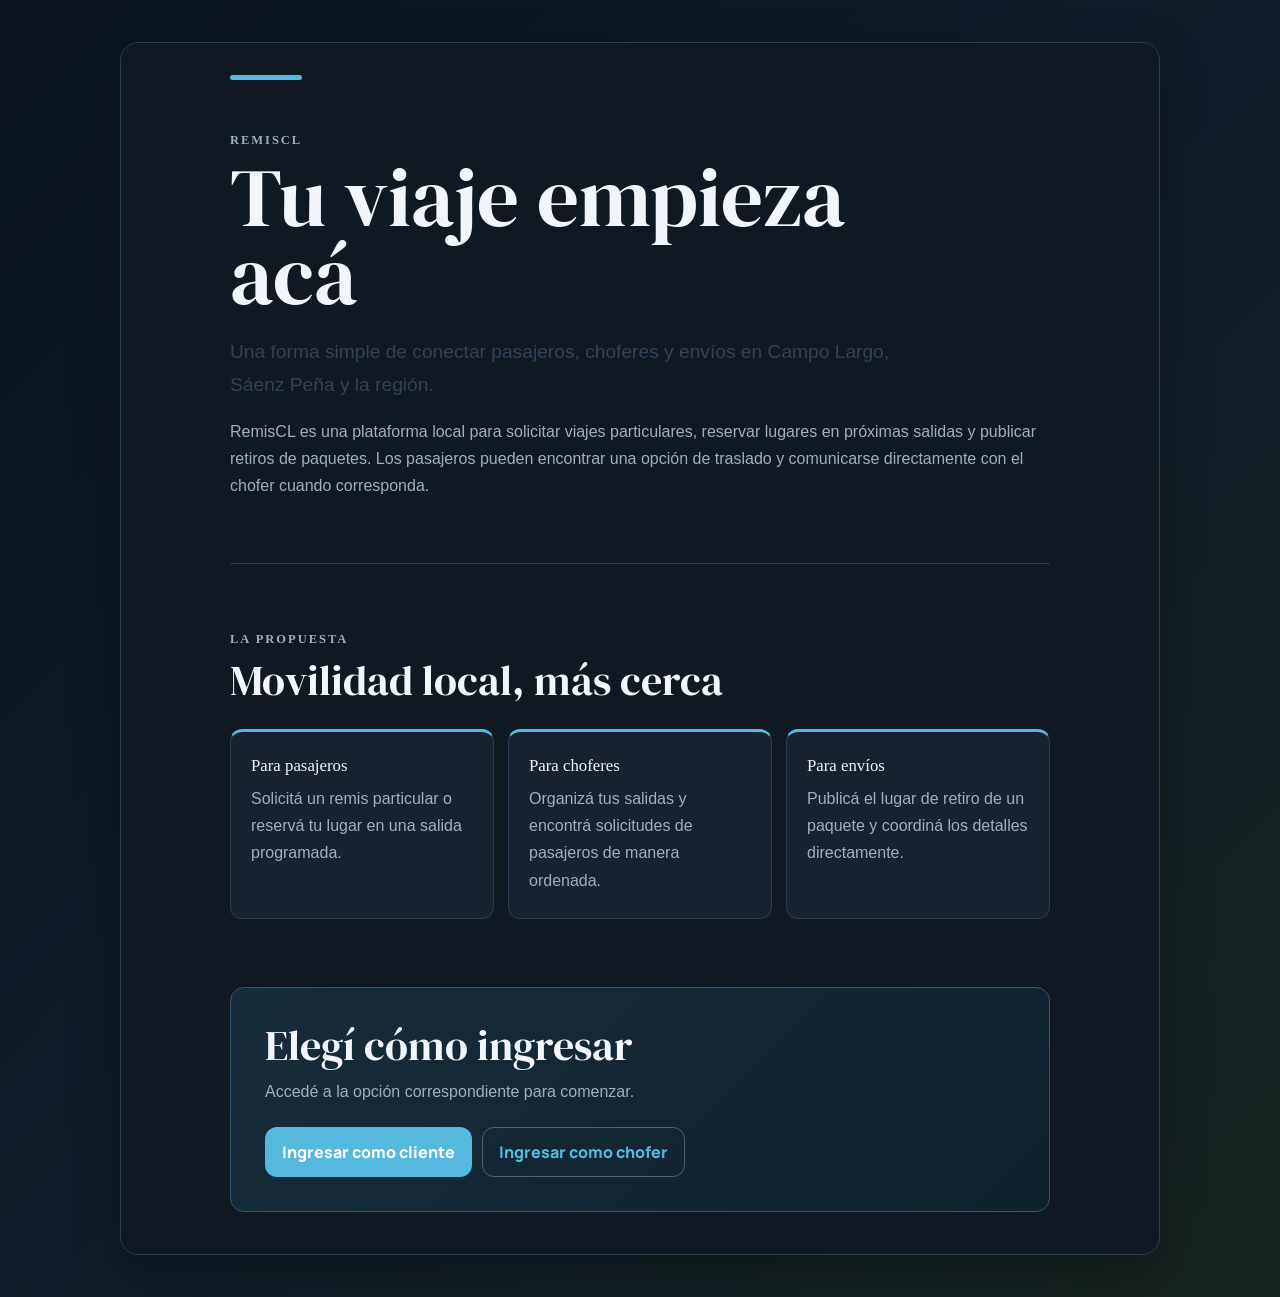
<file: index.html>
<!DOCTYPE html>
<html lang="es">
<head>
  <link rel="manifest" href="manifest.json">
  <meta charset="UTF-8">
  <meta name="viewport" content="width=device-width, initial-scale=1.0">
  <title>RemisCL - Viajes y envíos</title>
  <link rel="stylesheet" href="css/base.css">
  <link rel="stylesheet" href="css/index.css">
  <link rel="stylesheet" href="css/tema-oscuro.css">
</head>
<body class="pagina-inicio">
  <main class="inicio-contenedor">
    <section class="bienvenida" aria-labelledby="titulo-bienvenida">
      <p class="inicio-etiqueta">RemisCL</p>
      <h1 id="titulo-bienvenida">Tu viaje empieza acá</h1>
      <p class="bienvenida-destacada">Una forma simple de conectar pasajeros, choferes y envíos en Campo Largo, Sáenz Peña y la región.</p>
      <p>RemisCL es una plataforma local para solicitar viajes particulares, reservar lugares en próximas salidas y publicar retiros de paquetes. Los pasajeros pueden encontrar una opción de traslado y comunicarse directamente con el chofer cuando corresponda.</p>
    </section>

    <section class="como-funciona" aria-labelledby="titulo-funciona">
      <p class="inicio-etiqueta">La propuesta</p>
      <h2 id="titulo-funciona">Movilidad local, más cerca</h2>
      <div class="pilares">
        <article>
          <h3>Para pasajeros</h3>
          <p>Solicitá un remis particular o reservá tu lugar en una salida programada.</p>
        </article>
        <article>
          <h3>Para choferes</h3>
          <p>Organizá tus salidas y encontrá solicitudes de pasajeros de manera ordenada.</p>
        </article>
        <article>
          <h3>Para envíos</h3>
          <p>Publicá el lugar de retiro de un paquete y coordiná los detalles directamente.</p>
        </article>
      </div>
    </section>

    <section class="inicio-cierre" aria-labelledby="titulo-acceso-final">
      <h2 id="titulo-acceso-final">Elegí cómo ingresar</h2>
      <p>Accedé a la opción correspondiente para comenzar.</p>
      <div class="inicio-accesos">
        <a href="paginas/login-cliente.html" class="btn btn-primary">Ingresar como cliente</a>
        <a href="paginas/login-chofer.html" class="btn btn-secondary">Ingresar como chofer</a>
      </div>
    </section>
  </main>
  <script src="js/tema.js"></script>
</body>
</html>
</file>
<file: css/base.css>
*,
*::before,
*::after {
  box-sizing: border-box;
  margin: 0;
  padding: 0;
}

html {
  font-family: 'Trebuchet MS', sans-serif;
}

body {
  min-height: 100vh;
}

button,
input,
select,
textarea {
  font: inherit;
}

button,
a {
  -webkit-tap-highlight-color: transparent;
}

button {
  cursor: pointer;
}

.oculto,
.hidden {
  display: none !important;
}

.btn-deshabilitado {
  cursor: not-allowed !important;
  opacity: 0.55 !important;
}

.btn-deshabilitado::after {
  content: ' 🔒';
}

.btn {
  align-items: center;
  border: 1px solid transparent;
  border-radius: 8px;
  display: inline-flex;
  font-size: 0.92rem;
  font-weight: 700;
  gap: 8px;
  justify-content: center;
  min-height: 44px;
  padding: 10px 16px;
  text-align: center;
  text-decoration: none;
  transition: filter 0.2s ease, transform 0.2s ease;
  width: 100%;
}

.btn:hover {
  filter: brightness(1.12);
}

.btn:active {
  transform: translateY(1px);
}

.btn-primary,
.btn-principal {
  background: var(--primary);
  color: #fff;
}

.btn-secondary,
.btn-secundario {
  background: transparent;
  border-color: var(--secondary);
  color: var(--secondary);
}

.btn-success,
.btn-exito {
  background: var(--success);
  color: #fff;
}

.btn-danger,
.btn-peligro {
  background: var(--danger);
  color: #fff;
}

.btn-whatsapp {
  background: #16825d;
  color: #fff;
}

@media (max-width: 600px) {
  body {
    padding: 10px;
  }

  .btn {
    min-height: 46px;
  }
}
</file>
<file: css/index.css>
.pagina-inicio {
  align-items: flex-start;
  background: #e8edf3;
  color: #172033;
  font-family: Georgia, 'Times New Roman', serif;
  padding: 42px 20px;
}

.inicio-contenedor {
  background: #fdfcf9;
  border: 1px solid #d5d9de;
  border-radius: 4px;
  box-shadow: 0 24px 60px rgba(31, 45, 61, 0.16);
  margin: 0 auto;
  max-width: 980px;
  overflow: hidden;
  padding: 34px 54px 54px;
  width: 100%;
}

.inicio-accesos {
  display: flex;
  gap: 10px;
}

.inicio-accesos .btn {
  width: auto;
}

.bienvenida {
  border-bottom: 1px solid #d7dce1;
  margin: 0 auto;
  max-width: 760px;
  padding: 48px 0 72px;
  position: relative;
}

.bienvenida::before {
  background: #d97735;
  content: '';
  height: 4px;
  left: 0;
  position: absolute;
  top: 0;
  width: 72px;
}

.inicio-etiqueta {
  color: #bf5b25;
  font-size: 0.78rem;
  font-weight: 700;
  letter-spacing: 0.16em;
  margin-bottom: 10px;
  text-transform: uppercase;
}

.bienvenida h1 {
  color: #1f2d3d;
  font-size: clamp(2.8rem, 7vw, 5.6rem);
  font-weight: 500;
  line-height: 0.94;
  margin-bottom: 22px;
  max-width: 700px;
}

.bienvenida p:not(.inicio-etiqueta),
.inicio-cierre p,
.pilares p {
  color: #637080;
  font-family: 'Trebuchet MS', sans-serif;
  line-height: 1.7;
}

.bienvenida-destacada {
  color: #334155 !important;
  font-size: 1.2rem;
  margin-bottom: 16px;
  max-width: 680px;
}

.como-funciona {
  margin: 0 auto;
  max-width: 760px;
  padding: 68px 0;
}

.como-funciona h2,
.inicio-cierre h2 {
  color: #1f2d3d;
  font-size: clamp(1.8rem, 4vw, 2.6rem);
  font-weight: 500;
  margin-bottom: 24px;
}

.pilares {
  display: grid;
  gap: 14px;
  grid-template-columns: repeat(3, minmax(0, 1fr));
}

.pilares article {
  background: #f3f1eb;
  border-left: 3px solid #d97735;
  border-radius: 2px;
  padding: 24px 20px;
}

.pilares article:nth-child(2) {
  border-left-color: #4f7180;
}

.pilares article:nth-child(3) {
  border-left-color: #b38b57;
}

.pilares h3 {
  color: #1f2d3d;
  font-family: Georgia, 'Times New Roman', serif;
  margin-bottom: 8px;
}

.inicio-cierre {
  background: #1f2d3d;
  border-radius: 3px;
  color: #ffffff;
  margin: 0 auto;
  max-width: 760px;
  padding: 34px;
}

.inicio-cierre h2 {
  color: #ffffff;
  margin-bottom: 8px;
}

.inicio-cierre p {
  font-family: 'Trebuchet MS', sans-serif;
  color: #cbd5e1;
  margin-bottom: 22px;
}

.inicio-cierre .btn-secondary {
  border-color: #cbd5e1;
  color: #ffffff;
}

@media (max-width: 680px) {
  .pagina-inicio {
    padding: 12px 10px;
  }

  .inicio-contenedor {
    padding: 22px 20px 30px;
  }

  .inicio-accesos {
    flex-direction: column;
  }

  .inicio-accesos .btn {
    width: 100%;
  }

  .bienvenida {
    padding: 42px 0 48px;
  }

  .como-funciona {
    padding: 44px 0;
  }

  .pilares {
    grid-template-columns: 1fr;
  }

  .inicio-cierre {
    padding: 26px 20px;
  }
}
</file>
<file: css/tema-oscuro.css>
@import url('https://fonts.googleapis.com/css2?family=DM+Serif+Display:ital@0;1&family=Manrope:wght@400;500;600;700;800&display=swap');

:root {
  --primary: #55b9df;
  --secondary: #a4b2c2;
  --success: #63d7b4;
  --danger: #f28b87;
  --bg-app: #080d13;
  --surface-1: #101821;
  --surface-2: #17222e;
  --surface-3: #1d2b38;
  --card-bg: var(--surface-1);
  --text-main: #f2f6fa;
  --text-muted: #9eafbf;
  --theme-line: #293b4c;
  --theme-input: #0c141c;
  --theme-shadow: 0 18px 50px rgba(0, 0, 0, 0.28);
  --theme-radius: 14px;
  --theme-overlay: rgba(3, 7, 11, 0.8);
  --theme-page-start: #101d28;
  --font-ui: 'Manrope', sans-serif;
  --font-display: 'DM Serif Display', Georgia, serif;
}

html,
body {
  background: var(--bg-app) !important;
  color: var(--text-main) !important;
  min-height: 100%;
}

*,
*::before,
*::after {
  box-sizing: border-box;
  margin: 0;
  padding: 0;
}

body {
  font-family: var(--font-ui);
  letter-spacing: 0;
  overflow-x: hidden;
}

body:not(.tema-claro) {
  background: linear-gradient(135deg, #0b141d 0%, #101d28 52%, #17231f 100%) !important;
}

body::before {
  background:
    linear-gradient(115deg, rgba(34, 113, 143, 0.14), transparent 38%),
    linear-gradient(300deg, rgba(147, 77, 53, 0.1), transparent 34%);
  content: '';
  inset: 0;
  pointer-events: none;
  position: fixed;
  z-index: -1;
}

h1,
h2,
h3,
h4 {
  font-family: var(--font-display);
  font-weight: 400;
  letter-spacing: 0;
}

h1 {
  font-size: clamp(2rem, 5vw, 3.2rem);
  line-height: 1.05;
}

h2 {
  font-size: clamp(1.35rem, 3vw, 1.85rem);
  line-height: 1.15;
}

h3 {
  font-size: 1.05rem;
  line-height: 1.25;
}

button,
input,
select,
textarea {
  font-family: var(--font-ui);
}

.btn,
label,
.estado-salida,
.reserva-estado,
.indicador-tiempo-real {
  font-family: var(--font-ui);
}

.btn {
  font-weight: 700;
}

h1,
h2,
h3,
h4,
.header-login h1,
.header-login h2,
.inicio-encabezado h1,
.grid-servicios .tarjeta h3,
.card-info h3 {
  color: var(--text-main) !important;
}

p,
.subtitle,
.texto-muted,
.subtitle-header,
.correo-usuario,
.header-login p,
.footer-login,
.tarjeta p,
.tarjeta-salida p,
.card-info p {
  color: var(--text-muted) !important;
}

.app-container,
.contenedor-login,
.card,
.tarjeta,
.tarjeta-panel,
.tarjeta-salida,
.contenedor-salidas,
.reservas-contenedor,
.panel-seccion,
.inicio-contenedor,
.pagina-particular .app-container,
.pagina-paqueteria .app-container,
.contenido-modal-reserva {
  background: var(--card-bg) !important;
  border: 1px solid var(--theme-line) !important;
  border-radius: var(--theme-radius) !important;
  box-shadow: var(--theme-shadow) !important;
  color: var(--text-main) !important;
}

.app-container,
.contenedor-login,
.card,
.inicio-contenedor,
.pagina-particular .app-container,
.pagina-paqueteria .app-container,
.contenedor-salidas,
.reservas-contenedor {
  border-radius: 18px !important;
  padding: 28px !important;
}

.header-app,
.header-main,
.panel-encabezado,
.historial-encabezado,
.particular-header,
.paqueteria-header,
.encabezado-salidas {
  margin-bottom: 24px;
}

.form-group,
.campo-form,
.campo-formulario {
  margin-bottom: 18px;
}

.form-group label,
.form-login label,
.campo-form label,
.campo-formulario label {
  color: var(--text-main) !important;
  font-size: 0.88rem;
  font-weight: 700;
}

.app-container,
.contenedor-login,
.card,
.inicio-contenedor,
.pagina-particular .app-container,
.pagina-paqueteria .app-container {
  padding: 28px !important;
}

input,
select,
textarea,
.form-login input,
.form-group input,
.form-group select,
.campo-formulario input,
.campo-formulario select,
.campo-formulario textarea {
  background: var(--theme-input) !important;
  border: 1px solid var(--theme-line) !important;
  border-radius: 9px !important;
  color: var(--text-main) !important;
  min-height: 44px;
}

input::placeholder,
textarea::placeholder {
  color: #718398 !important;
}

input:focus,
select:focus,
textarea:focus {
  border-color: var(--primary) !important;
  box-shadow: 0 0 0 3px rgba(85, 185, 223, 0.14) !important;
  outline: 0 !important;
}

.btn {
  align-items: center;
  background-image: linear-gradient(135deg, rgba(255, 255, 255, 0.08), transparent 55%);
  border-radius: 12px !important;
  font-family: var(--font-ui);
  font-size: 1rem;
  font-weight: 800;
  justify-content: center;
  letter-spacing: 0;
  min-height: 50px;
  min-width: 0;
  overflow-wrap: anywhere;
  line-height: 1.25;
  white-space: normal;
  text-align: center;
  text-decoration: none !important;
  transition: background 0.2s ease, border-color 0.2s ease, box-shadow 0.2s ease, transform 0.2s ease !important;
}

.grid-servicios .btn,
.acciones-header .btn,
.btn-tema {
  font-size: 1.05rem;
}

.grid-servicios .btn {
  align-items: center;
  display: flex;
  font-weight: 700;
  line-height: 1.2;
  text-decoration: none !important;
}

.acciones-header {
  align-items: center;
  justify-content: flex-end;
  margin-left: auto;
}

.info-usuario {
  min-width: 0;
}

.inicio-encabezado {
  background: #121d29 !important;
  border-color: #294052 !important;
  border-radius: 18px !important;
  box-shadow: var(--theme-shadow) !important;
  margin-bottom: 24px !important;
  padding: 28px !important;
}

.inicio-encabezado h1 {
  color: #e7f1f7 !important;
  font-size: clamp(1.8rem, 5vw, 2.8rem) !important;
}

.inicio-encabezado #subtitulo-estado {
  color: #73c7df !important;
}

.inicio-encabezado .correo-usuario {
  color: #a8bac8 !important;
}

.pagina-inicio .grid-servicios {
  gap: 16px !important;
  max-width: 720px !important;
}

.pagina-inicio .grid-servicios .tarjeta {
  background: var(--card-bg) !important;
  border: 1px solid var(--theme-line) !important;
  border-radius: 18px !important;
  box-shadow: var(--theme-shadow) !important;
  min-height: 176px !important;
  padding: 24px !important;
}

.pagina-inicio .grid-servicios .tarjeta h3 {
  font-size: 1.18rem !important;
  margin-top: 5px !important;
}

.pagina-inicio .grid-servicios .tarjeta p {
  font-size: 0.9rem !important;
  line-height: 1.55 !important;
}

.pagina-inicio .grid-servicios .tarjeta .btn {
  margin-top: auto;
}

.btn:focus-visible,
button:focus-visible,
a:focus-visible {
  outline: 3px solid rgba(111, 203, 231, 0.38);
  outline-offset: 3px;
}

.btn-admin,
.btn-aprobar,
.btn-suspender,
.btn-editar,
.btn-desplazar {
  line-height: 1.25;
  max-width: 100%;
  min-width: 0;
  overflow-wrap: anywhere;
  white-space: normal;
}

.acciones-salida .btn,
.pedido-panel .acciones-pedido .btn,
.reserva-acciones .btn,
.modal-admin-acciones .btn-admin {
  height: auto;
  min-height: 48px;
  padding: 10px 12px;
}

.btn:hover {
  box-shadow: 0 10px 24px rgba(0, 0, 0, 0.24);
  filter: none !important;
  transform: translateY(-1px);
}

.btn-primary,
.btn-principal {
  background: var(--primary) !important;
  color: #ffffff !important;
}

.btn-secondary,
.btn-secundario,
.btn-back {
  background: transparent !important;
  border-color: #48657a !important;
  color: var(--primary) !important;
}

.boton-navegacion {
  align-items: center;
  box-shadow: 0 8px 18px rgba(0, 0, 0, 0.14);
  display: inline-flex;
  gap: 7px;
  justify-content: center;
}

.boton-inicio {
  border-color: #3f687d !important;
}

.boton-reservas {
  background: linear-gradient(135deg, #2d87a7, #21627f) !important;
}

.btn-panel-programados {
  background: linear-gradient(135deg, #2d87a7, #21627f) !important;
  border-color: #4ca5bd !important;
  box-shadow: 0 12px 28px rgba(37, 119, 154, 0.28) !important;
  font-size: 1.08rem !important;
  letter-spacing: 0.01em;
  min-height: 58px !important;
  width: 100% !important;
}

.btn-success,
.btn-exito {
  background: var(--success) !important;
  color: #ffffff !important;
}

.btn-danger,
.btn-peligro {
  background: var(--danger) !important;
  color: #ffffff !important;
}

.btn-whatsapp {
  background: #16825d !important;
  color: #ffffff !important;
}

.tarjeta,
.tarjeta-panel,
.tarjeta-salida,
.service-card,
.grid-servicios .tarjeta {
  overflow: hidden;
  border-color: var(--theme-line) !important;
  box-shadow: 0 12px 30px rgba(0, 0, 0, 0.2) !important;
  transition: border-color 0.2s ease, box-shadow 0.2s ease, transform 0.2s ease;
}

.tarjeta-salida {
  gap: 12px !important;
  padding: 22px 24px !important;
}

.tarjeta-salida .salida-ruta {
  margin-bottom: 4px;
  padding-right: 8px;
}

.tarjeta-salida p {
  padding-left: 2px;
}

.tarjeta-salida .btn {
  margin-top: 8px;
  width: 100%;
}

.tarjeta:hover,
.tarjeta-panel:hover,
.tarjeta-salida:hover,
.service-card:hover {
  border-color: #416b82 !important;
  box-shadow: 0 16px 38px rgba(0, 0, 0, 0.28) !important;
  transform: translateY(-2px);
}

.tarjeta p,
.tarjeta-panel p,
.tarjeta-salida p,
.service-card p,
.reserva-salida p,
.tarjeta-envio p {
  font-size: 0.86rem;
  line-height: 1.55;
}

.tarjeta strong,
.tarjeta-panel strong,
.tarjeta-salida strong,
.reserva-salida strong,
.tarjeta-envio strong {
  color: var(--text-main);
  font-weight: 700;
}

.estado-salida,
.reserva-estado,
.indicador-tiempo-real {
  border-radius: 999px;
  display: inline-flex;
  font-size: 0.72rem;
  font-weight: 800;
  letter-spacing: 0.02em;
  line-height: 1.2;
  padding: 6px 9px;
  width: fit-content;
}

.estado-salida {
  background: rgba(99, 215, 180, 0.12);
  color: var(--success) !important;
}

.estado-salida.en-curso {
  background: rgba(111, 184, 223, 0.14);
  color: var(--primary) !important;
}

.estado-salida.completa {
  background: rgba(242, 139, 135, 0.14);
  color: var(--danger) !important;
}

.reserva-estado {
  background: rgba(111, 184, 223, 0.12);
  color: var(--primary) !important;
}

.reserva-acciones,
.acciones-salida,
.acciones-pedido,
.acciones-modal-reserva,
.modal-admin-acciones {
  align-items: stretch;
  gap: 10px;
}

.btn-aprobar,
.btn-suspender,
.btn-editar,
.btn-admin,
.btn-desplazar {
  font-family: var(--font-ui);
  font-weight: 700;
  letter-spacing: 0.01em;
  transition: background 0.2s ease, border-color 0.2s ease, box-shadow 0.2s ease, transform 0.2s ease;
}

.btn-aprobar:hover,
.btn-suspender:hover,
.btn-editar:hover,
.btn-admin:hover,
.btn-desplazar:hover {
  box-shadow: 0 7px 16px rgba(0, 0, 0, 0.2);
  transform: translateY(-1px);
}

.historial-detalles,
.cliente-reserva,
.grid-servicios .tarjeta,
.service-card {
  background: var(--surface-2) !important;
  border-color: var(--theme-line) !important;
}

.alerta-info,
.alert-info,
.banner-info,
.aviso-paqueteria,
.aviso-reserva,
.alert-warning {
  background: var(--surface-2) !important;
  border-color: #3d8297 !important;
  color: #d5e5ed !important;
}

.alerta-exito {
  background: #153b38 !important;
  border-color: var(--success) !important;
}

.alerta-advertencia {
  background: #44351f !important;
  border-color: #d3a353 !important;
}

.modal,
.modal-reserva {
  background: var(--theme-overlay) !important;
}

.oculto,
.hidden,
[hidden] {
  display: none !important;
}

.btn-tema {
  align-items: center;
  background: var(--surface-2);
  border: 1px solid #48657a;
  border-radius: 50%;
  color: #f4cc78;
  cursor: pointer;
  display: inline-flex;
  font-size: 1.1rem;
  height: 42px;
  justify-content: center;
  line-height: 1;
  padding: 0;
  width: 42px;
}

.inicio-contenedor {
  max-width: 1040px !important;
  padding: 32px 42px 42px !important;
}

.bienvenida,
.como-funciona,
.inicio-cierre {
  max-width: 820px;
}

.bienvenida {
  border-color: var(--theme-line) !important;
  padding: 58px 0 64px !important;
}

.bienvenida::before {
  background: var(--primary) !important;
  border-radius: 999px !important;
  height: 5px !important;
}

.bienvenida h1 {
  font-size: clamp(2.8rem, 7vw, 5.2rem) !important;
  font-weight: 400 !important;
  letter-spacing: 0 !important;
}

.pilares article {
  background: var(--surface-2) !important;
  border: 1px solid var(--theme-line) !important;
  border-radius: 12px !important;
  border-top: 3px solid var(--primary) !important;
  box-shadow: none !important;
}

.inicio-cierre {
  background: linear-gradient(135deg, #162d3b, #10202b) !important;
  border: 1px solid #31566a !important;
  border-radius: 14px !important;
}

.panel-seccion,
.contenedor-login,
.contenido-modal-reserva {
  backdrop-filter: blur(12px);
}

.panel-seccion {
  border-radius: 14px !important;
}

.header-app,
.header-main,
.panel-encabezado,
.historial-encabezado,
.particular-header,
.paqueteria-header,
.encabezado-salidas {
  border-color: var(--theme-line) !important;
}

.encabezado-salidas {
  align-items: center;
  display: grid !important;
  gap: 20px !important;
  grid-template-columns: minmax(0, 1fr) auto minmax(0, 1fr);
}

.encabezado-salidas > div {
  grid-column: 1 / -1;
  grid-row: 2;
  max-width: 520px;
  text-align: center;
  width: 100%;
}

.acciones-salidas {
  display: contents !important;
}

.acciones-salidas .boton-inicio {
  grid-column: 1;
  grid-row: 1;
  justify-self: start;
}

.acciones-salidas .boton-reservas {
  grid-column: 3;
  grid-row: 1;
  justify-self: end;
}

.encabezado-salidas h1 {
  font-size: clamp(1.8rem, 5vw, 2.45rem) !important;
  line-height: 1.1 !important;
  margin: 6px 0 9px !important;
}

.encabezado-salidas div > p:last-child {
  font-size: 0.92rem !important;
  line-height: 1.5;
}

.etiqueta-salidas {
  font-size: 0.72rem !important;
  letter-spacing: 0.14em;
}

.titulo-seccion-salidas {
  font-size: 1.15rem !important;
  margin-bottom: 16px !important;
  text-align: center;
}

.estado-salida,
.reserva-estado,
.indicador-tiempo-real {
  font-family: var(--font-ui);
}

.tema-claro,
.tema-claro body,
.tema-claro html {
  --primary: #176d92;
  --secondary: #5d7180;
  --success: #14745d;
  --danger: #b3494e;
  --bg-app: #edf2f5;
  --surface-1: #ffffff;
  --surface-2: #f4f8fa;
  --surface-3: #e9f0f4;
  --card-bg: var(--surface-1);
  --text-main: #172b3d;
  --text-muted: #627385;
  --theme-line: #d2dee6;
  --theme-input: #ffffff;
  --theme-shadow: 0 14px 34px rgba(33, 58, 78, 0.1);
  --theme-overlay: rgba(15, 23, 42, 0.5);
  --theme-page-start: #eef6ff;
}

.tema-claro,
.tema-claro body {
  background: linear-gradient(135deg, #eef6ff 0%, #f8fafc 52%, #fff7ed 100%) !important;
  color: var(--text-main) !important;
}

.tema-claro body::before {
  opacity: 0;
}

.tema-claro .inicio-cierre {
  background: linear-gradient(135deg, #e2edf3, #f7fafc) !important;
  border-color: #c3d5df !important;
  color: var(--text-main) !important;
}

.tema-claro .inicio-cierre h2,
.tema-claro .inicio-cierre p {
  color: var(--text-main) !important;
}

.tema-claro .inicio-cierre p {
  color: var(--text-muted) !important;
}

.tema-claro .btn-tema {
  background: #e8f0f5;
  border-color: #adc2cf;
  color: #2a607b;
}

.tema-claro .inicio-encabezado {
  background: #ffffff !important;
  border-color: #d2dee6 !important;
}

.tema-claro .pagina-inicio .grid-servicios .tarjeta {
  background: var(--card-bg) !important;
}

.tema-claro .inicio-encabezado h1 {
  color: #172b3d !important;
}

.tema-claro .inicio-encabezado #subtitulo-estado {
  color: #176d92 !important;
}

.tema-claro .boton-reservas {
  background: linear-gradient(135deg, #287ca0, #1f607e) !important;
  color: #ffffff !important;
}

@media (max-width: 600px) {
  .encabezado-salidas {
    grid-template-columns: minmax(0, 1fr) minmax(0, 1fr);
  }

  body {
    padding: 10px !important;
  }

  .app-container,
  .contenedor-login,
  .card,
  .inicio-contenedor,
  .pagina-particular .app-container,
  .pagina-paqueteria .app-container {
    padding: 20px 16px !important;
  }

  .tarjeta-salida {
    padding: 20px 18px !important;
  }

  .btn,
  button,
  input,
  select,
  textarea {
    min-height: 50px;
  }

  .btn-tema {
    height: 46px;
    width: 46px;
  }

  .inicio-contenedor {
    padding: 22px 18px 28px !important;
  }

  .bienvenida {
    padding: 42px 0 46px !important;
  }

  .encabezado-salidas > div {
    grid-column: 1 / -1;
    grid-row: 2;
    width: 100%;
  }

  .acciones-salidas {
    max-width: 360px;
  }

  .acciones-salidas .boton-inicio {
    grid-column: 1;
    grid-row: 1;
    justify-self: start;
  }

  .acciones-salidas .boton-reservas {
    grid-column: 2;
    grid-row: 1;
    justify-self: end;
  }

  .acciones-salidas .boton-navegacion {
    width: auto;
  }

  .form-actions,
  .acciones-formulario,
  .acciones-modal-reserva {
    flex-direction: column;
  }

  .form-actions .btn,
  .acciones-formulario .btn,
  .acciones-modal-reserva .btn {
    width: 100% !important;
  }
}
</file>
